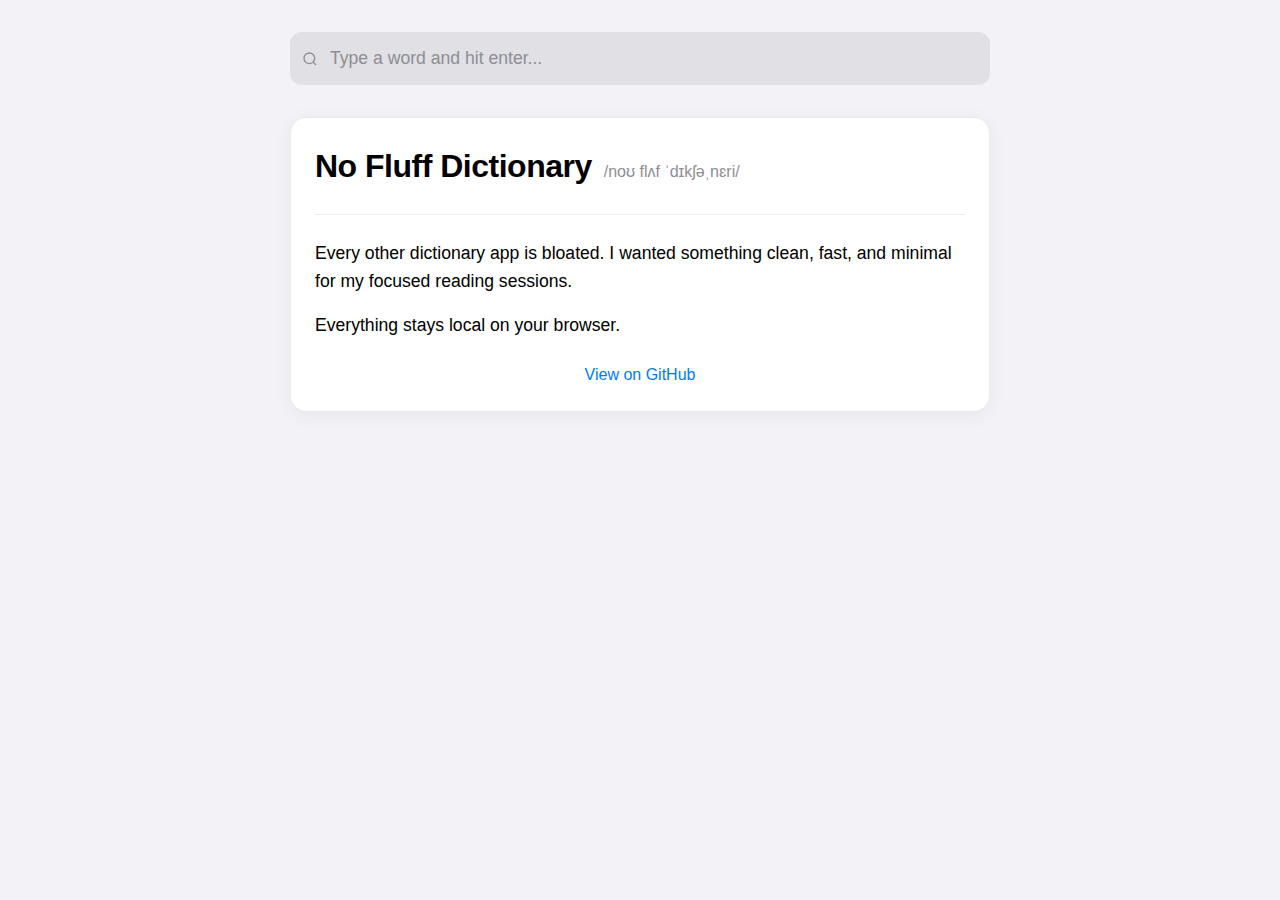
<file: index.html>
<!DOCTYPE html>
<html lang="en">

<head>
	<meta charset="UTF-8">
	<meta name="viewport" content="width=device-width, initial-scale=1.0, viewport-fit=cover">
	<title>No Fluff Dictionary</title>
	<meta name="apple-mobile-web-app-capable" content="yes">
	<meta name="apple-mobile-web-app-status-bar-style" content="default">
	<meta name="color-scheme" content="light dark">

	<!-- Favicon -->
	<link rel="icon" Add comment More actions
		href="data:image/svg+xml,<svg xmlns=%22http://www.w3.org/2000/svg%22 viewBox=%220 0 100 100%22><text y=%22.9em%22 font-size=%2290%22>🎯</text></svg>">

	<style>
		:root {
			/* Light theme colors */
			--ios-background: #f2f2f7;
			--ios-card: #ffffff;
			--ios-text: #000000;
			--ios-text-secondary: #8e8e93;
			--ios-blue: #007aff;
			--ios-red: #ff3b30;
			--ios-border: rgba(60, 60, 67, 0.1);
			--ios-shadow: rgba(0, 0, 0, 0.05);
			--ios-input-bg: rgba(142, 142, 147, 0.12);
			--ios-input-bg-focus: rgba(142, 142, 147, 0.18);
		}

		@media (prefers-color-scheme: dark) {
			:root {
				/* Dark theme colors */
				--ios-background: #000000;
				--ios-card: #1c1c1e;
				--ios-text: #ffffff;
				--ios-text-secondary: #8e8e93;
				--ios-blue: #0a84ff;
				--ios-red: #ff453a;
				--ios-border: rgba(84, 84, 88, 0.6);
				--ios-shadow: rgba(0, 0, 0, 0.3);
				--ios-input-bg: rgba(118, 118, 128, 0.24);
				--ios-input-bg-focus: rgba(118, 118, 128, 0.32);
			}
		}

		* {
			margin: 0;
			padding: 0;
			box-sizing: border-box;
			-webkit-font-smoothing: antialiased;
			-moz-osx-font-smoothing: grayscale;
		}

		body {
			font-family: -apple-system, BlinkMacSystemFont, "San Francisco", "Helvetica Neue", sans-serif;
			line-height: 1.5;
			color: var(--ios-text);
			background-color: var(--ios-background);
			padding-top: env(safe-area-inset-top);
			padding-bottom: env(safe-area-inset-bottom);
		}

		.container {
			max-width: 750px;
			margin: 0 auto;
			padding: 1.5rem 1rem;
			min-height: 100vh;
			display: flex;
			flex-direction: column;
			justify-content: center;
			align-items: center;
		}

		.search-section {
			width: 100%;
			max-width: 600px;
			text-align: center;
			margin-bottom: 1rem;
		}

		.search-form {
			display: flex;
			width: 100%;
		}

		.search-container {
			position: relative;
			width: 100%;
		}

		.search-icon {
			position: absolute;
			left: 0.75rem;
			top: 50%;
			transform: translateY(-50%);
			color: var(--ios-text-secondary);
			width: 1rem;
			height: 1rem;
		}

		.search-container input {
			width: 100%;
			padding: 1rem 0.75rem 1rem 2.5rem;
			border: none;
			border-radius: 12px;
			font-size: 1.1rem;
			background-color: var(--ios-input-bg);
			color: var(--ios-text);
			-webkit-appearance: none;
			appearance: none;
		}

		.search-container input:focus {
			outline: none;
			background-color: var(--ios-input-bg-focus);
		}

		.search-container input::placeholder {
			color: var(--ios-text-secondary);
		}

		button {
			padding: 0.75rem 1rem;
			background-color: var(--ios-blue);
			color: white;
			border: none;
			border-radius: 12px;
			font-size: 1rem;
			font-weight: 600;
			cursor: pointer;
			-webkit-appearance: none;
			appearance: none;
		}

		button:hover {
			background-color: #0056d6;
		}

		button:active {
			background-color: #004bb8;
		}

		button:disabled {
			opacity: 0.5;
			cursor: not-allowed;
		}

		.loading {
			text-align: center;
			padding: 1rem;
			color: var(--ios-text-secondary);
			font-weight: 500;
			font-size: 1rem;
			display: none;
		}

		.loading.show {
			display: block;
		}

		.error-card {
			background-color: rgba(255, 59, 48, 0.1);
			border: 1px solid rgba(255, 59, 48, 0.2);
			border-radius: 12px;
			color: var(--ios-red);
			padding: 1rem 1.25rem;
			margin-top: 1rem;
			box-shadow: 0 2px 10px var(--ios-shadow);
			width: 100%;
			max-width: 500px;
		}

		.error-actions {
			margin-top: 1rem;
			display: flex;
			justify-content: center;
		}

		.search-google-btn {
			display: inline-flex;
			align-items: center;
			gap: 0.5rem;
			padding: 0.5rem 1rem;
			background-color: var(--ios-blue);
			color: white;
			text-decoration: none;
			border-radius: 8px;
			font-size: 0.9rem;
			font-weight: 500;
			transition: background-color 0.2s ease;
		}

		.search-google-btn:hover {
			background-color: #0056d6;
		}

		.search-google-btn svg {
			width: 14px;
			height: 14px;
		}

		.welcome-container {
			margin-top: 1.5rem;
			width: 100%;
			max-width: 700px;
			align-self: flex-start;
		}

		.welcome-card {
			background-color: var(--ios-card);
			border-radius: 16px;
			padding: 1.5rem;
			margin-bottom: 1.5rem;
			box-shadow: 0 4px 20px var(--ios-shadow);
			border: 1px solid var(--ios-border);
		}

		.welcome-header {
			display: flex;
			align-items: baseline;
			gap: 0.75rem;
			margin-bottom: 1rem;
			flex-wrap: wrap;
		}

		.welcome-title {
			font-size: 2rem;
			font-weight: 700;
			letter-spacing: -0.5px;
			color: var(--ios-text);
		}

		.welcome-badge {
			display: inline-flex;
			align-items: center;
			gap: 0.25rem;
			padding: 0.25rem 0.5rem;
			background-color: var(--ios-blue);
			color: white;
			border-radius: 6px;
			font-size: 0.8rem;
			font-weight: 500;
		}

		.welcome-section {
			margin-top: 1.5rem;
			padding-top: 1.5rem;
			border-top: 1px solid var(--ios-border);
		}

		.welcome-description {
			font-size: 1.1rem;
			line-height: 1.6;
			color: var(--ios-text);
			margin-bottom: 1rem;
		}

		.welcome-features {
			margin-top: 1rem;
		}

		.feature-item {
			display: flex;
			align-items: center;
			gap: 0.5rem;
			margin-bottom: 0.75rem;
			font-size: 1rem;
			color: var(--ios-text);
		}

		.feature-item svg {
			width: 16px;
			height: 16px;
			color: var(--ios-blue);
			flex-shrink: 0;
		}

		.repo-link {
			display: inline-flex;
			align-items: center;
			gap: 0.5rem;
			color: var(--ios-blue);
			text-decoration: none;
			font-weight: 500;
		}

		.repo-link:hover {
			text-decoration: underline;
		}

		.repo-link svg {
			width: 16px;
			height: 16px;
		}

		.results-container {
			margin-top: 1.5rem;
			width: 100%;
			max-width: 700px;
			align-self: flex-start;
		}

		.word-card {
			background-color: var(--ios-card);
			border-radius: 16px;
			padding: 1.5rem;
			margin-bottom: 1.5rem;
			box-shadow: 0 4px 20px var(--ios-shadow);
			border: 1px solid var(--ios-border);
		}

		.word-header {
			display: flex;
			align-items: baseline;
			gap: 0.75rem;
			margin-bottom: 1rem;
			flex-wrap: wrap;
		}

		.word-title {
			font-size: 2rem;
			font-weight: 700;
			letter-spacing: -0.5px;
			color: var(--ios-text);
		}

		.google-search-link {
			display: inline-flex;
			align-items: center;
			gap: 0.25rem;
			padding: 0.25rem 0.5rem;
			background-color: var(--ios-input-bg);
			color: var(--ios-text-secondary);
			text-decoration: none;
			border-radius: 6px;
			font-size: 0.8rem;
			font-weight: 500;
			transition: background-color 0.2s ease, color 0.2s ease;
		}

		.google-search-link:hover {
			background-color: var(--ios-input-bg-focus);
			color: var(--ios-text);
		}

		.google-search-link svg {
			width: 12px;
			height: 12px;
		}

		.phonetic {
			font-size: 1rem;
			color: var(--ios-text-secondary);
			font-weight: 400;
		}

		.audio-container {
			margin: 1rem 0;
			display: flex;
			align-items: center;
		}

		.audio-container audio {
			display: none;
		}

		.replay-button {
			display: flex;
			align-items: center;
			gap: 0.5rem;
			padding: 0.5rem 1rem;
			background-color: var(--ios-input-bg);
			color: var(--ios-blue);
			border-radius: 20px;
			font-size: 0.9rem;
			font-weight: 500;
			box-shadow: none;
		}

		.replay-button:hover {
			background-color: var(--ios-input-bg-focus);
		}

		.replay-button.highlight {
			background-color: rgba(0, 122, 255, 0.1);
			box-shadow: 0 0 0 2px rgba(0, 122, 255, 0.2);
		}

		.meaning-section {
			margin-top: 1.5rem;
			padding-top: 1.5rem;
			border-top: 1px solid var(--ios-border);
		}

		.part-of-speech {
			font-size: 1.1rem;
			font-weight: 600;
			font-style: italic;
			margin-bottom: 0.75rem;
			color: var(--ios-blue);
		}

		.definitions-list {
			padding-left: 1.5rem;
			list-style-type: decimal;
		}

		.definition-item {
			padding-left: 0.5rem;
			margin-bottom: 1rem;
		}

		.definition {
			margin-bottom: 0.25rem;
			line-height: 1.5;
			color: var(--ios-text);
		}

		.example {
			color: var(--ios-text-secondary);
			font-style: italic;
			margin-top: 0.5rem;
			padding-left: 0.5rem;
			border-left: 2px solid var(--ios-border);
		}

		.synonyms {
			margin-top: 0.5rem;
			font-size: 0.9rem;
		}

		.synonyms .label {
			font-weight: 500;
			color: var(--ios-text);
		}

		.synonyms span:not(.label) {
			color: var(--ios-blue);
		}

		/* Vocabulary Section Styles */
		.vocabulary-section {
			width: 100%;
			max-width: 500px;
			margin-top: 0.5rem;
			margin-bottom: 1rem;
		}

		.vocabulary-toggle {
			width: 100%;
			display: flex;
			justify-content: center;
			align-items: center;
			gap: 0.5rem;
			padding: 0.5rem;
			background-color: transparent;
			color: var(--ios-blue);
			border: none;
			border-radius: 8px;
			font-size: 0.9rem;
			font-weight: 600;
			cursor: pointer;
			box-shadow: none;
		}

		.vocabulary-toggle:hover {
			background-color: rgba(0, 122, 255, 0.05);
		}

		.vocabulary-toggle.active {
			background-color: rgba(0, 122, 255, 0.1);
		}

		.toggle-icon {
			transition: transform 0.2s ease;
		}

		.vocabulary-toggle.active .toggle-icon {
			transform: rotate(180deg);
		}

		.vocabulary-list {
			margin-top: 0.5rem;
			padding: 0.75rem;
			background-color: var(--ios-card);
			border-radius: 12px;
			border: 1px solid var(--ios-border);
			box-shadow: 0 4px 12px var(--ios-shadow);
		}

		.vocabulary-list.hidden {
			display: none;
		}

		.history-list {
			display: flex;
			flex-wrap: wrap;
			gap: 0.5rem;
			justify-content: center;
			margin-bottom: 1rem;
		}

		.history-item {
			padding: 0.5rem 1rem;
			background-color: var(--ios-input-bg);
			color: var(--ios-text);
			border: none;
			border-radius: 20px;
			font-size: 0.9rem;
			cursor: pointer;
			-webkit-appearance: none;
			appearance: none;
			font-weight: 500;
			box-shadow: none;
		}

		.history-item:hover {
			background-color: var(--ios-input-bg-focus);
		}

		.history-item:active {
			background-color: var(--ios-blue);
			color: white;
		}

		.clear-history-btn {
			padding: 0.4rem 0.8rem;
			background-color: transparent;
			color: var(--ios-text-secondary);
			border: 1px solid var(--ios-border);
			border-radius: 8px;
			font-size: 0.8rem;
			cursor: pointer;
			display: block;
			margin: 0 auto;
			font-weight: 500;
			box-shadow: none;
		}

		.clear-history-btn:hover {
			background-color: var(--ios-input-bg);
			color: var(--ios-text);
		}

		/* Results state - move search to top */
		.container.has-results {
			justify-content: flex-start;
			padding-top: 2rem;
		}

		.container.has-results .search-section {
			max-width: 700px;
			margin-bottom: 0.5rem;
		}

		.container.has-results .vocabulary-section {
			max-width: 700px;
			margin-top: 0.5rem;
		}

		@media (min-width: 640px) {
			.search-form {
				flex-direction: row;
			}
		}

		@media (max-width: 640px) {
			.container {
				padding: 1rem;
			}

			.word-title {
				font-size: 1.75rem;
			}

			.search-container input {
				font-size: 1rem;
				padding: 0.875rem 0.75rem 0.875rem 2.25rem;
			}

			.history-item {
				font-size: 0.85rem;
				padding: 0.4rem 0.8rem;
			}

			.clear-history-btn {
				font-size: 0.75rem;
				padding: 0.3rem 0.6rem;
			}
		}

		/* Dark mode specific adjustments */
		@media (prefers-color-scheme: dark) {
			.error-card {
				background-color: rgba(255, 69, 58, 0.15);
				border-color: rgba(255, 69, 58, 0.3);
			}

			.word-card {
				box-shadow: 0 4px 20px rgba(0, 0, 0, 0.4);
			}

			.vocabulary-toggle:hover {
				background-color: rgba(10, 132, 255, 0.1);
			}

			.vocabulary-toggle.active {
				background-color: rgba(10, 132, 255, 0.15);
			}

			.vocabulary-list {
				box-shadow: 0 4px 12px rgba(0, 0, 0, 0.3);
			}

			.stats-content {
				box-shadow: 0 8px 40px rgba(0, 0, 0, 0.6);
			}

			.stats-close {
				background-color: rgba(118, 118, 128, 0.24);
			}

			.stats-close:hover {
				background-color: rgba(118, 118, 128, 0.32);
			}

			.stat-card {
				background-color: rgba(118, 118, 128, 0.24);
				border-color: rgba(84, 84, 88, 0.6);
			}

			.stats-action-btn {
				background-color: rgba(118, 118, 128, 0.24);
				border-color: rgba(84, 84, 88, 0.6);
			}

			.stats-action-btn:hover {
				background-color: rgba(118, 118, 128, 0.32);
			}

			.word-history-sidebar {
				box-shadow: -4px 0 20px rgba(0, 0, 0, 0.4);
			}

			.word-history-item {
				background-color: rgba(118, 118, 128, 0.24);
				border-color: rgba(84, 84, 88, 0.6);
			}

			.word-history-item:hover {
				background-color: rgba(118, 118, 128, 0.32);
			}
		}

		/* Statistics Section Styles */
		.stats-section {
			width: 100%;
			max-width: 500px;
			margin-top: 0.5rem;
			margin-bottom: 1rem;
		}

		.stats-toggle {
			width: 100%;
			display: flex;
			justify-content: center;
			align-items: center;
			gap: 0.5rem;
			padding: 0.5rem;
			background-color: transparent;
			color: var(--ios-blue);
			border: none;
			border-radius: 8px;
			font-size: 0.9rem;
			font-weight: 600;
			cursor: pointer;
			box-shadow: none;
		}

		.stats-toggle:hover {
			background-color: rgba(0, 122, 255, 0.05);
		}

		.stats-toggle.active {
			background-color: rgba(0, 122, 255, 0.1);
		}

		.stats-content {
			margin-top: 0.5rem;
			padding: 0.75rem;
			background-color: var(--ios-card);
			border-radius: 12px;
			border: 1px solid var(--ios-border);
			box-shadow: 0 4px 12px var(--ios-shadow);
		}

		.stats-content.hidden {
			display: none;
		}

		.stats-grid {
			display: grid;
			grid-template-columns: repeat(2, 1fr);
			gap: 1rem;
			margin-bottom: 1rem;
		}

		.stat-card {
			background-color: var(--ios-input-bg);
			padding: 0.75rem;
			border-radius: 8px;
			text-align: center;
		}

		.stat-value {
			font-size: 1.5rem;
			font-weight: 700;
			color: var(--ios-blue);
			margin-bottom: 0.25rem;
		}

		.stat-label {
			font-size: 0.8rem;
			color: var(--ios-text-secondary);
		}

		.monthly-stats {
			margin-top: 1rem;
		}

		.monthly-stats h4 {
			font-size: 0.9rem;
			margin-bottom: 0.5rem;
			color: var(--ios-text);
		}

		.monthly-bar {
			height: 8px;
			background-color: var(--ios-input-bg);
			border-radius: 4px;
			margin-bottom: 0.5rem;
			overflow: hidden;
		}

		.monthly-bar-fill {
			height: 100%;
			background-color: var(--ios-blue);
			border-radius: 4px;
			transition: width 0.3s ease;
		}

		.monthly-label {
			display: flex;
			justify-content: space-between;
			font-size: 0.8rem;
			color: var(--ios-text-secondary);
		}

		.flashcard-btn {
			width: 100%;
			margin-top: 1rem;
			padding: 0.75rem;
			background-color: var(--ios-blue);
			color: white;
			border: none;
			border-radius: 8px;
			font-size: 0.9rem;
			font-weight: 600;
			cursor: pointer;
			display: flex;
			justify-content: center;
			align-items: center;
			gap: 0.5rem;
		}

		.flashcard-btn:hover {
			background-color: #0056d6;
		}

		.flashcard-modal {
			position: fixed;
			top: 0;
			left: 0;
			right: 0;
			bottom: 0;
			background-color: rgba(0, 0, 0, 0.5);
			backdrop-filter: blur(10px);
			-webkit-backdrop-filter: blur(10px);
			display: flex;
			flex-direction: column;
			justify-content: center;
			align-items: center;
			z-index: 1000;
			opacity: 0;
			visibility: hidden;
			transition: opacity 0.3s ease, visibility 0.3s ease, backdrop-filter 0.3s ease;
			padding: 2rem;
		}

		.flashcard-modal.show {
			opacity: 1;
			visibility: visible;
		}

		.flashcard-content {
			background-color: var(--ios-card);
			padding: 2rem;
			border-radius: 16px;
			width: 90%;
			max-width: 500px;
			min-height: 300px;
			display: flex;
			flex-direction: column;
			justify-content: center;
			text-align: center;
			box-shadow: 0 4px 20px var(--ios-shadow);
			position: relative;
			margin-bottom: 1.5rem;
		}

		.flashcard-word {
			font-size: 2rem;
			font-weight: 700;
			margin-bottom: 1rem;
			color: var(--ios-text);
		}

		.flashcard-phonetic {
			font-size: 1rem;
			color: var(--ios-text-secondary);
			margin-bottom: 1.5rem;
		}

		.flashcard-reveal-hint {
			font-size: 0.9rem;
			color: var(--ios-text-secondary);
			font-style: italic;
			margin-bottom: 1rem;
			text-align: center;
		}

		.flashcard-definition {
			font-size: 1.1rem;
			line-height: 1.5;
			color: var(--ios-text);
			margin-bottom: 1.5rem;
			opacity: 0;
			transition: opacity 0.3s ease;
		}

		.flashcard-content:hover .flashcard-definition {
			opacity: 1;
		}

		.flashcard-error {
			color: var(--ios-red);
			font-style: italic;
			margin-bottom: 1rem;
		}

		.flashcard-google-btn {
			display: inline-flex;
			align-items: center;
			gap: 0.5rem;
			padding: 0.5rem 1rem;
			background-color: var(--ios-blue);
			color: white;
			text-decoration: none;
			border-radius: 8px;
			font-size: 0.9rem;
			font-weight: 500;
			margin-bottom: 1rem;
		}

		.flashcard-google-btn:hover {
			background-color: #0056d6;
		}

		.flashcard-nav {
			display: flex;
			justify-content: space-between;
			align-items: center;
			gap: 1rem;
			width: 90%;
			max-width: 500px;
		}

		.flashcard-nav button {
			padding: 1rem 2rem;
			background-color: var(--ios-blue);
			color: white;
			border: none;
			border-radius: 12px;
			font-size: 1rem;
			font-weight: 600;
			cursor: pointer;
			min-width: 120px;
			box-shadow: 0 2px 8px rgba(0, 122, 255, 0.2);
			transition: all 0.2s ease;
		}

		.flashcard-nav button:hover:not(:disabled) {
			background-color: #0056d6;
			transform: translateY(-1px);
			box-shadow: 0 4px 12px rgba(0, 122, 255, 0.3);
		}

		.flashcard-nav button:active:not(:disabled) {
			transform: translateY(0);
			box-shadow: 0 2px 8px rgba(0, 122, 255, 0.2);
		}

		.flashcard-nav button:disabled {
			background-color: var(--ios-input-bg);
			color: var(--ios-text-secondary);
			opacity: 0.6;
			cursor: not-allowed;
			box-shadow: none;
			transform: none;
		}

		.flashcard-close {
			position: absolute;
			top: 1rem;
			right: 1rem;
			background: none;
			border: none;
			color: var(--ios-text);
			font-size: 1.5rem;
			cursor: pointer;
			padding: 0.5rem;
		}

		.flashcard-counter {
			position: absolute;
			top: 1rem;
			left: 1rem;
			background-color: var(--ios-input-bg);
			color: var(--ios-text-secondary);
			padding: 0.25rem 0.75rem;
			border-radius: 20px;
			font-size: 0.8rem;
			font-weight: 500;
		}

		.stats-actions {
			display: flex;
			flex-direction: column;
			gap: 0.75rem;
			margin-top: 1rem;
		}

		.stats-action-btn {
			padding: 1rem;
			border: none;
			border-radius: 12px;
			font-size: 1rem;
			font-weight: 600;
			cursor: pointer;
			display: flex;
			align-items: center;
			justify-content: center;
			gap: 0.5rem;
			text-decoration: none;
			transition: all 0.2s ease;
			background-color: var(--ios-input-bg);
			color: var(--ios-text);
			border: 1px solid var(--ios-border);
			min-height: 52px;
		}

		.stats-action-btn:hover {
			background-color: var(--ios-input-bg-focus);
		}

		.stats-action-btn:active {
			background-color: var(--ios-blue);
			color: white;
			transform: scale(0.98);
		}

		.flashcard-btn {
			background-color: var(--ios-blue);
			color: white;
			border-color: var(--ios-blue);
		}

		.flashcard-btn:hover {
			background-color: #0056d6;
			border-color: #0056d6;
		}

		.export-csv-btn {
			background-color: #34c759;
			color: white;
			border-color: #34c759;
		}

		.export-csv-btn:hover {
			background-color: #28a745;
			border-color: #28a745;
		}

		.reset-stats-btn {
			background-color: var(--ios-red);
			color: white;
			border-color: var(--ios-red);
		}

		.reset-stats-btn:hover {
			background-color: #cc2e24;
			border-color: #cc2e24;
		}

		@media (max-width: 640px) {
			.sidebar {
				bottom: 10px;
				right: 10px;
			}

			.stats-modal {
				padding: 0.5rem;
			}

			.stats-content {
				padding: 1.5rem;
				border-radius: 16px;
				max-height: 90vh;
			}

			.stats-title {
				font-size: 1.75rem;
				margin-bottom: 1.5rem;
			}

			.stats-close {
				top: 1rem;
				right: 1rem;
			}

			.stats-grid {
				grid-template-columns: 1fr;
				gap: 0.75rem;
				margin-bottom: 1.5rem;
			}

			.stat-card {
				padding: 1.25rem 1rem;
			}

			.stat-value {
				font-size: 1.75rem;
			}

			.stats-action-btn {
				padding: 0.875rem 1rem;
				font-size: 0.95rem;
				min-height: 48px;
			}

			/* Hide word history sidebar on mobile */
			.word-history-sidebar {
				display: none !important;
			}
		}

		/* Word History Sidebar */
		.word-history-sidebar {
			position: fixed;
			top: 0;
			right: 0;
			width: 250px;
			height: 100vh;
			background-color: var(--ios-card);
			border-left: 1px solid var(--ios-border);
			box-shadow: -4px 0 20px var(--ios-shadow);
			padding: 2rem 1rem 1rem;
			opacity: 0.3;
			transition: opacity 0.3s ease;
			z-index: 50;
			overflow-y: auto;
			display: none;
		}

		.word-history-sidebar:hover {
			opacity: 1;
		}

		.word-history-sidebar.show {
			display: block;
		}

		.word-history-title {
			font-size: 1.1rem;
			font-weight: 600;
			color: var(--ios-text);
			margin-bottom: 1rem;
			text-align: center;
			opacity: 0.7;
		}

		.word-history-list {
			display: flex;
			flex-direction: column;
			gap: 0.5rem;
		}

		.word-history-item {
			padding: 0.75rem;
			background-color: var(--ios-input-bg);
			border: 1px solid var(--ios-border);
			border-radius: 12px;
			font-size: 0.9rem;
			cursor: pointer;
			transition: all 0.2s ease;
			text-align: center;
			opacity: 0.8;
		}

		.word-history-item:hover {
			background-color: var(--ios-input-bg-focus);
			opacity: 1;
			transform: translateX(-2px);
		}

		.word-history-item:active {
			background-color: var(--ios-blue);
			color: white;
		}

		.word-history-toggle-section {
			border-top: 1px solid var(--ios-border);
			padding-top: 1.5rem;
			margin-top: 1.5rem;
		}

		.word-history-toggle-container {
			display: flex;
			align-items: center;
			justify-content: space-between;
			margin-bottom: 1rem;
		}

		.word-history-toggle-label {
			font-size: 1rem;
			font-weight: 500;
			color: var(--ios-text);
		}

		.word-history-toggle {
			position: relative;
			width: 50px;
			height: 30px;
			background-color: var(--ios-input-bg);
			border-radius: 15px;
			border: none;
			cursor: pointer;
			transition: background-color 0.3s ease;
		}

		.word-history-toggle.active {
			background-color: var(--ios-blue);
		}

		.word-history-toggle::after {
			content: '';
			position: absolute;
			top: 2px;
			left: 2px;
			width: 26px;
			height: 26px;
			background-color: white;
			border-radius: 50%;
			transition: transform 0.3s ease;
			box-shadow: 0 2px 4px rgba(0, 0, 0, 0.1);
		}

		.word-history-toggle.active::after {
			transform: translateX(20px);
		}

		.word-history-description {
			font-size: 0.85rem;
			color: var(--ios-text-secondary);
			line-height: 1.4;
		}

		/* Sidebar Styles */
		.sidebar {
			position: fixed;
			bottom: 20px;
			right: 20px;
			z-index: 100;
		}

		/* Ensure sidebar doesn't interfere with content */
		.container.history-enabled {
			/* No padding adjustment - let sidebar overlay */
		}

		.sidebar-tab {
			background-color: rgba(142, 142, 147, 0.2);
			color: var(--ios-text-secondary);
			padding: 0.5rem;
			border-radius: 50%;
			display: flex;
			align-items: center;
			justify-content: center;
			cursor: pointer;
			box-shadow: 0 1px 3px rgba(0, 0, 0, 0.1);
			width: 40px;
			height: 40px;
			border: 1px solid var(--ios-border);
			transition: background-color 0.2s ease, color 0.2s ease;
		}

		.sidebar-tab:hover {
			background-color: rgba(142, 142, 147, 0.3);
			color: var(--ios-text);
		}

		.sidebar-tab svg {
			width: 16px;
			height: 16px;
		}

		/* Stats Modal */
		.stats-modal {
			position: fixed;
			top: 0;
			left: 0;
			right: 0;
			bottom: 0;
			background-color: rgba(0, 0, 0, 0.5);
			backdrop-filter: blur(10px);
			-webkit-backdrop-filter: blur(10px);
			display: flex;
			justify-content: center;
			align-items: center;
			z-index: 1000;
			opacity: 0;
			visibility: hidden;
			transition: opacity 0.3s ease, visibility 0.3s ease, backdrop-filter 0.3s ease;
			padding: 1rem;
		}

		.stats-modal.show {
			opacity: 1;
			visibility: visible;
		}

		.stats-content {
			background-color: var(--ios-card);
			border-radius: 20px;
			border: 1px solid var(--ios-border);
			box-shadow: 0 8px 40px var(--ios-shadow);
			padding: 2rem;
			width: 100%;
			max-width: 500px;
			max-height: 85vh;
			overflow-y: auto;
			position: relative;
		}

		.stats-close {
			position: absolute;
			top: 1.25rem;
			right: 1.25rem;
			background-color: rgba(142, 142, 147, 0.12);
			border: none;
			color: var(--ios-text-secondary);
			font-size: 1.2rem;
			cursor: pointer;
			padding: 0.5rem;
			border-radius: 50%;
			width: 32px;
			height: 32px;
			display: flex;
			align-items: center;
			justify-content: center;
			transition: background-color 0.2s ease, color 0.2s ease;
		}

		.stats-close:hover {
			background-color: rgba(142, 142, 147, 0.18);
			color: var(--ios-text);
		}

		.stats-title {
			font-size: 2rem;
			font-weight: 700;
			letter-spacing: -0.5px;
			color: var(--ios-text);
			margin-bottom: 2rem;
			text-align: center;
		}

		.stats-grid {
			display: grid;
			grid-template-columns: repeat(2, 1fr);
			gap: 1rem;
			margin-bottom: 2rem;
		}

		.stat-card {
			background-color: var(--ios-input-bg);
			padding: 1.5rem 1rem;
			border-radius: 16px;
			text-align: center;
			border: 1px solid var(--ios-border);
		}

		.stat-value {
			font-size: 2rem;
			font-weight: 700;
			color: var(--ios-blue);
			margin-bottom: 0.5rem;
		}

		.stat-label {
			font-size: 0.9rem;
			color: var(--ios-text-secondary);
			font-weight: 500;
		}

		@media (prefers-color-scheme: dark) {
			.sidebar-tab {
				background-color: rgba(118, 118, 128, 0.24);
			}

			.sidebar-tab:hover {
				background-color: rgba(118, 118, 128, 0.32);
			}
		}
	</style>
</head>

<body>
	<main class="container" id="main-container">
		<div class="search-section">
			<form class="search-form" id="search-form">
				<div class="search-container">
					<svg class="search-icon" width="16" height="16" viewBox="0 0 24 24" fill="none"
						stroke="currentColor" stroke-width="2">
						<circle cx="11" cy="11" r="8"></circle>
						<path d="m21 21-4.35-4.35"></path>
					</svg>
					<input type="text" name="word" id="word-input"
						placeholder="Type a word and hit enter..." autofocus required>
				</div>
			</form>

			<div id="loading" class="loading">
				Searching...
			</div>
		</div>

		<div id="sidebar" class="sidebar">
			<div id="sidebar-tab" class="sidebar-tab">
				<svg width="16" height="16" viewBox="0 0 24 24" fill="none" stroke="currentColor" stroke-width="2">
					<path d="M12 20V10"></path>
					<path d="M18 20V4"></path>
					<path d="M6 20v-4"></path>
				</svg>
			</div>
		</div>

		<div id="word-history-sidebar" class="word-history-sidebar">
			<div class="word-history-title">Search History</div>
			<div id="word-history-list" class="word-history-list">
				<!-- History items will be dynamically added here -->
			</div>
		</div>

		<div id="stats-modal" class="stats-modal">
			<div class="stats-content">
				<button class="stats-close" id="stats-close">&times;</button>
				<h2 class="stats-title">Statistics</h2>
				<div class="stats-grid">
					<div class="stat-card">
						<div class="stat-value" id="total-words">0</div>
						<div class="stat-label">Total Words Learned</div>
					</div>
					<div class="stat-card">
						<div class="stat-value" id="today-words">0</div>
						<div class="stat-label">Words Learned Today</div>
					</div>
				</div>
				<div class="word-history-toggle-section">
					<div class="word-history-toggle-container">
						<label class="word-history-toggle-label">Word History</label>
						<button id="word-history-toggle" class="word-history-toggle"></button>
					</div>
					<p class="word-history-description">
						Show a sidebar with your search history on the right side of the screen. History appears greyed out until you hover over it.
					</p>
				</div>
				<div class="stats-actions">
					<button id="flashcard-btn" class="stats-action-btn flashcard-btn">
						<svg width="16" height="16" viewBox="0 0 24 24" fill="none" stroke="currentColor" stroke-width="2">
							<rect x="3" y="3" width="18" height="18" rx="2" ry="2"></rect>
							<line x1="3" y1="9" x2="21" y2="9"></line>
							<line x1="9" y1="21" x2="9" y2="9"></line>
						</svg>
						Start Flashcards
					</button>
					<button id="export-csv-btn" class="stats-action-btn export-csv-btn">
						<svg width="16" height="16" viewBox="0 0 24 24" fill="none" stroke="currentColor" stroke-width="2">
							<path d="M21 15v4a2 2 0 0 1-2 2H5a2 2 0 0 1-2-2v-4"></path>
							<polyline points="7,10 12,15 17,10"></polyline>
							<line x1="12" y1="15" x2="12" y2="3"></line>
						</svg>
						Export CSV
					</button>
					<button id="view-words-btn" class="stats-action-btn view-words-btn">
						<svg width="16" height="16" viewBox="0 0 24 24" fill="none" stroke="currentColor" stroke-width="2">
							<path d="M18 13v6a2 2 0 0 1-2 2H5a2 2 0 0 1-2-2V8a2 2 0 0 1 2-2h6"></path>
							<polyline points="15,3 21,3 21,9"></polyline>
							<line x1="10" y1="14" x2="21" y2="3"></line>
						</svg>
						View Words
					</button>
					<button id="reset-stats-btn" class="stats-action-btn reset-stats-btn">
						Reset Stats
					</button>
				</div>
			</div>
		</div>

		<div id="flashcard-modal" class="flashcard-modal">
			<div class="flashcard-content">
				<div class="flashcard-counter" id="flashcard-counter">1 / 1</div>
				<button class="flashcard-close">&times;</button>
				<div class="flashcard-word" id="flashcard-word"></div>
				<div class="flashcard-phonetic" id="flashcard-phonetic"></div>
				<div class="flashcard-reveal-hint">Hover to reveal definition</div>
				<div class="flashcard-definition" id="flashcard-definition"></div>
				<div id="flashcard-google-container" style="text-align: center; display: none;">
					<div class="flashcard-error">Word not found in dictionary</div>
					<a id="flashcard-google-link" href="#" target="_blank" class="flashcard-google-btn">
						<svg width="14" height="14" viewBox="0 0 24 24" fill="none" stroke="currentColor" stroke-width="2">
							<path d="M18 13v6a2 2 0 0 1-2 2H5a2 2 0 0 1-2-2V8a2 2 0 0 1 2-2h6"></path>
							<polyline points="15,3 21,3 21,9"></polyline>
							<line x1="10" y1="14" x2="21" y2="3"></line>
						</svg>
						Search on Google
					</a>
				</div>
			</div>
			<div class="flashcard-nav">
				<button id="prev-card">Previous</button>
				<button id="next-card">Next</button>
			</div>
		</div>

		<div id="results">
			<!-- Results will be loaded here -->
		</div>
	</main>

	<script>
		// Dictionary App Class
		class DictionaryApp {
			constructor() {
				this.stats = {
					totalWords: 0,
					todayWords: 0,
					lastSearchDate: null,
					monthlyStats: {},
					dailyStats: {}
				};
				this.lastSearchedWord = null;
				this.wordHistoryEnabled = false;
				this.init();
			}

			init() {
				this.setupEventListeners();
				this.loadHistory();
				this.loadStats();
				this.loadWordHistorySettings();
				this.showWelcomeIfFirstVisit();
				this.focusInput();
				this.updateStatsDisplay();
				this.updateWordHistorySidebar();
			}

			setupEventListeners() {
				// Search form submission
				document.getElementById('search-form').addEventListener('submit', (e) => {
					e.preventDefault();
					this.handleSearch();
				});

				// Stats modal toggle
				document.getElementById('sidebar-tab').addEventListener('click', () => {
					this.toggleStatsModal();
				});

				// Stats modal close
				document.getElementById('stats-close').addEventListener('click', () => {
					this.closeStatsModal();
				});

				// Clear history button
				document.getElementById('reset-stats-btn').addEventListener('click', () => {
					this.resetAllStats();
				});

				// Flashcard event listeners
				document.getElementById('flashcard-btn').addEventListener('click', () => {
					this.startFlashcards();
				});

				// Export CSV event listener
				document.getElementById('export-csv-btn').addEventListener('click', () => {
					this.exportWordsToCSV();
				});

				// View words event listener
				document.getElementById('view-words-btn').addEventListener('click', () => {
					this.viewWordsInNewTab();
				});

				// Word history toggle event listener
				document.getElementById('word-history-toggle').addEventListener('click', () => {
					this.toggleWordHistory();
				});

				document.querySelector('.flashcard-close').addEventListener('click', () => {
					this.closeFlashcards();
				});

				document.getElementById('prev-card').addEventListener('click', () => {
					this.showPreviousCard();
				});

				document.getElementById('next-card').addEventListener('click', () => {
					this.showNextCard();
				});

				// Click outside modals to close
				document.addEventListener('click', (event) => {
					const statsModal = document.getElementById('stats-modal');
					const flashcardModal = document.getElementById('flashcard-modal');
					
					if (event.target === statsModal) {
						this.closeStatsModal();
					}
					
					if (event.target === flashcardModal) {
						this.closeFlashcards();
					}
				});

				// Keyboard shortcuts
				document.addEventListener('keydown', (event) => {
					if (event.altKey && event.key === 'f') {
						this.startFlashcards();
					}
					
					// Close modals with Escape key
					if (event.key === 'Escape') {
						const statsModal = document.getElementById('stats-modal');
						const flashcardModal = document.getElementById('flashcard-modal');
						
						if (statsModal && statsModal.classList.contains('show')) {
							this.closeStatsModal();
						} else if (flashcardModal && flashcardModal.classList.contains('show')) {
							this.closeFlashcards();
						}
					}

					// Flashcard navigation with arrow keys
					const flashcardModal = document.getElementById('flashcard-modal');
					if (flashcardModal && flashcardModal.classList.contains('show')) {
						if (event.key === 'ArrowLeft') {
							event.preventDefault();
							this.showPreviousCard();
						} else if (event.key === 'ArrowRight') {
							event.preventDefault();
							this.showNextCard();
						}
					}
				});

				// Focus textbox when returning to tab
				window.addEventListener('focus', () => {
					// Only focus if no modal is open
					const statsModal = document.getElementById('stats-modal');
					const flashcardModal = document.getElementById('flashcard-modal');
					
					if ((!statsModal || !statsModal.classList.contains('show')) && 
						(!flashcardModal || !flashcardModal.classList.contains('show'))) {
						this.focusInput();
					}
				});

				// Event delegation for history items
				document.addEventListener('click', (event) => {
					if (event.target.classList.contains('history-item')) {
						const word = event.target.textContent;
						this.searchWord(word);
					}
					if (event.target.classList.contains('word-history-item')) {
						const word = event.target.textContent;
						this.searchWord(word);
					}
				});
			}

			focusInput() {
				const wordInput = document.getElementById('word-input');
				if (wordInput) {
					wordInput.focus();
				}
			}

			async handleSearch() {
				const wordInput = document.getElementById('word-input');
				const query = wordInput.value.trim();

				if (!query) {
					this.showError('Please enter a word');
					return;
				}

				this.showLoading(true);
				this.lastSearchedWord = query;
				this.addToHistory(query);
				this.updateStats(query);

				try {
					const results = await this.fetchDefinition(query);
					this.displayResults(results, query);
					this.updateLayout();
				} catch (error) {
					// Show a simple message for word not found (Google search already opened)
					if (error.message.includes('not found in dictionary')) {
						this.showError(error.message);
					} else {
						this.showError(error.message);
					}
				} finally {
					this.showLoading(false);
					wordInput.value = '';
					this.focusInput();
				}
			}

			async fetchDefinition(word) {
				const apiURL = `https://api.dictionaryapi.dev/api/v2/entries/en/${encodeURIComponent(word)}`;

				try {
					console.log('Fetching definition for:', word);
					const response = await fetch(apiURL);
					console.log('API Response status:', response.status);

					if (response.status === 404) {
						// Word not found - automatically redirect to Google search
						const googleSearchUrl = `https://www.google.com/search?q=${encodeURIComponent(word + ' meaning definition')}`;
						window.open(googleSearchUrl, '_blank');
						throw new Error(`Word "${word}" not found in dictionary. Opened Google search in new tab.`);
					}

					if (!response.ok) {
						throw new Error(`Failed to fetch dictionary data: ${response.status} ${response.statusText}`);
					}

					const data = await response.json();
					console.log('API Response data:', data);
					return data;
				} catch (error) {
					console.error('Error fetching definition:', error);
					if (error.message.includes('fetch')) {
						throw new Error('Network error. Please check your internet connection.');
					}
					throw error;
				}
			}

			async fetchDefinitionForFlashcard(word) {
				const apiURL = `https://api.dictionaryapi.dev/api/v2/entries/en/${encodeURIComponent(word)}`;

				try {
					console.log('Fetching definition for flashcard:', word);
					const response = await fetch(apiURL);
					console.log('API Response status:', response.status);

					if (response.status === 404) {
						// For flashcards, just return null instead of opening Google
						return null;
					}

					if (!response.ok) {
						throw new Error(`Failed to fetch dictionary data: ${response.status} ${response.statusText}`);
					}

					const data = await response.json();
					console.log('API Response data:', data);
					return data;
				} catch (error) {
					console.error('Error fetching definition for flashcard:', error);
					return null;
				}
			}

			displayResults(results, query) {
				const resultsContainer = document.getElementById('results');
				console.log('Displaying results for:', query, results);

				if (!results || results.length === 0) {
					this.showError('No results found');
					return;
				}

				try {
					const entry = results[0];
					let html = '<div class="results-container">';
					html += '<div class="word-card">';
					html += '<div class="word-header">';
					html += `<h2 class="word-title">${entry.word}</h2>`;
					
					// Add Google search link
					const googleSearchUrl = `https://www.google.com/search?q=${encodeURIComponent(entry.word + ' meaning')}`;
					html += `<a href="${googleSearchUrl}" target="_blank" class="google-search-link">`;
					html += '<svg width="12" height="12" viewBox="0 0 24 24" fill="none" stroke="currentColor" stroke-width="2">';
					html += '<path d="M18 13v6a2 2 0 0 1-2 2H5a2 2 0 0 1-2-2V8a2 2 0 0 1 2-2h6"></path>';
					html += '<polyline points="15,3 21,3 21,9"></polyline>';
					html += '<line x1="10" y1="14" x2="21" y2="3"></line>';
					html += '</svg>';
					html += 'Google';
					html += '</a>';

					if (entry.phonetic) {
						html += `<span class="phonetic">${entry.phonetic}</span>`;
					}

					html += '</div>';

					// Audio pronunciation
					const audioUrl = this.findAudioUrl(entry.phonetics);
					if (audioUrl) {
						html += '<div class="audio-container">';
						html += `<audio id="pronunciation-audio" src="${audioUrl}" preload="auto"></audio>`;
						html += '<button id="replay-pronunciation" class="replay-button">';
						html += '<svg width="16" height="16" viewBox="0 0 24 24" fill="none" stroke="currentColor" stroke-width="2">';
						html += '<polygon points="5 3 19 12 5 21 5 3"></polygon>';
						html += '</svg>';
						html += 'Play pronunciation';
						html += '</button>';
						html += '</div>';
					}

					// Meanings
					if (entry.meanings && entry.meanings.length > 0) {
						entry.meanings.forEach(meaning => {
							html += '<div class="meaning-section">';
							html += `<h3 class="part-of-speech">${meaning.partOfSpeech}</h3>`;

							if (meaning.definitions && meaning.definitions.length > 0) {
								html += '<ol class="definitions-list">';
								meaning.definitions.forEach(def => {
									html += '<li class="definition-item">';
									html += `<p class="definition">${def.definition}</p>`;

									if (def.example) {
										html += `<p class="example">"${def.example}"</p>`;
									}

									if (def.synonyms && def.synonyms.length > 0) {
										html += '<div class="synonyms">';
										html += '<span class="label">Synonyms: </span>';
										html += `<span>${def.synonyms.join(', ')}</span>`;
										html += '</div>';
									}

									html += '</li>';
								});
								html += '</ol>';
							} else {
								html += '<p class="definition">No definitions found.</p>';
							}

							html += '</div>';
						});
					} else {
						html += '<p class="definition">No definitions found.</p>';
					}

					html += '</div>';
					html += '</div>';

					resultsContainer.innerHTML = html;
					console.log('Results displayed successfully');

					// Auto-play pronunciation
					if (audioUrl) {
						setTimeout(() => {
							const audio = document.getElementById('pronunciation-audio');
							if (audio) {
								audio.play().catch(error => {
									console.log('Autoplay prevented by browser policy.');
									const replayButton = document.getElementById('replay-pronunciation');
									if (replayButton) {
										replayButton.classList.add('highlight');
									}
								});
							}
						}, 100);

						// Setup replay button
						const replayButton = document.getElementById('replay-pronunciation');
						if (replayButton) {
							replayButton.addEventListener('click', () => {
								const audio = document.getElementById('pronunciation-audio');
								if (audio) {
									audio.play();
								}
							});
						}
					}
				} catch (error) {
					console.error('Error displaying results:', error);
					this.showError('Error displaying results. Please try again.');
				}
			}

			findAudioUrl(phonetics) {
				if (!phonetics) return null;

				for (const phonetic of phonetics) {
					if (phonetic.audio) {
						return phonetic.audio;
					}
				}
				return null;
			}

			showError(message, searchWord = null) {
				console.error('Error:', message);
				const resultsContainer = document.getElementById('results');
				
				let html = `<div class="error-card">${message}`;
				
				// Add Google search option if it's a "word not found" error and we have a search word
				if (message.includes('Word not found') && searchWord) {
					const googleSearchUrl = `https://www.google.com/search?q=${encodeURIComponent(searchWord + ' meaning definition')}`;
					html += '<div class="error-actions">';
					html += `<a href="${googleSearchUrl}" target="_blank" class="search-google-btn">`;
					html += '<svg width="14" height="14" viewBox="0 0 24 24" fill="none" stroke="currentColor" stroke-width="2">';
					html += '<path d="M18 13v6a2 2 0 0 1-2 2H5a2 2 0 0 1-2-2V8a2 2 0 0 1 2-2h6"></path>';
					html += '<polyline points="15,3 21,3 21,9"></polyline>';
					html += '<line x1="10" y1="14" x2="21" y2="3"></line>';
					html += '</svg>';
					html += 'Search on Google';
					html += '</a>';
					html += '</div>';
				}
				
				html += '</div>';
				resultsContainer.innerHTML = html;
			}

			showLoading(show) {
				const loading = document.getElementById('loading');
				if (show) {
					loading.classList.add('show');
					console.log('Loading started');
				} else {
					loading.classList.remove('show');
					console.log('Loading finished');
				}
			}

			updateLayout() {
				const container = document.getElementById('main-container');
				const results = document.getElementById('results');

				if (results && results.innerHTML.trim()) {
					container.classList.add('has-results');
					this.updateHistoryDisplay();
				}
			}

			searchWord(word) {
				const wordInput = document.getElementById('word-input');
				if (wordInput) {
					wordInput.value = word;
					this.handleSearch();
				}
			}

			// History Management
			getHistory() {
				try {
					const history = localStorage.getItem('dictionary-history');
					return history ? JSON.parse(history) : [];
				} catch (error) {
					console.error('Error loading history:', error);
					return [];
				}
			}

			saveHistory(history) {
				try {
					localStorage.setItem('dictionary-history', JSON.stringify(history));
				} catch (error) {
					console.error('Error saving history:', error);
				}
			}

			addToHistory(word) {
				let history = this.getHistory();

				// Remove if already exists (to avoid duplicates)
				history = history.filter(w => w.toLowerCase() !== word.toLowerCase());

				// Add to beginning
				history.unshift(word);

				// Keep only last 10 searches
				if (history.length > 10) {
					history = history.slice(0, 10);
				}

				this.saveHistory(history);
				this.updateHistoryDisplay();
			}

			loadHistory() {
				this.updateHistoryDisplay();
			}

			updateHistoryDisplay() {
				const history = this.getHistory();
				const sidebar = document.getElementById('sidebar');

				if (history.length > 0 || this.stats.totalWords > 0) {
					sidebar.style.display = 'block';
				} else {
					sidebar.style.display = 'none';
				}

				// Update word history sidebar
				this.updateWordHistorySidebar();
			}

			clearHistory() {
				this.saveHistory([]);
				this.updateHistoryDisplay();
			}

			// Stats Management
			loadStats() {
				try {
					const savedStats = localStorage.getItem('dictionary-stats');
					if (savedStats) {
						this.stats = JSON.parse(savedStats);
					}
				} catch (error) {
					console.error('Error loading stats:', error);
				}
			}

			saveStats() {
				try {
					localStorage.setItem('dictionary-stats', JSON.stringify(this.stats));
				} catch (error) {
					console.error('Error saving stats:', error);
				}
			}

			updateStats(word) {
				const today = new Date().toISOString().split('T')[0];
				const month = today.substring(0, 7);

				// Update total words
				this.stats.totalWords++;

				// Update daily stats
				if (!this.stats.dailyStats[today]) {
					this.stats.dailyStats[today] = [];
				}
				this.stats.dailyStats[today].push(word);

				// Update monthly stats
				if (!this.stats.monthlyStats[month]) {
					this.stats.monthlyStats[month] = 0;
				}
				this.stats.monthlyStats[month]++;

				this.stats.lastSearchDate = today;
				this.stats.todayWords = this.stats.dailyStats[today].length;

				this.saveStats();
				this.updateStatsDisplay();
			}

			updateStatsDisplay() {
				try {
					// Update stats values
					document.getElementById('total-words').textContent = this.stats.totalWords || 0;
					document.getElementById('today-words').textContent = this.stats.todayWords || 0;

					// Show/hide sidebar based on whether there are any stats or history
					const sidebar = document.getElementById('sidebar');
					const hasStats = this.stats.totalWords > 0;
					const hasHistory = this.getHistory().length > 0;
					
					if (hasStats || hasHistory) {
						sidebar.style.display = 'block';
					} else {
						sidebar.style.display = 'none';
					}
				} catch (error) {
					console.error('Error updating stats display:', error);
				}
			}

			updateMonthlyChart() {
				// Monthly chart functionality removed
			}

			// Flashcard functionality
			startFlashcards() {
				const history = this.getHistory();
				if (history.length === 0) {
					alert('No words in history to create flashcards');
					return;
				}

				this.flashcardWords = [...history];
				this.currentCardIndex = 0;
				this.flashcardDefinitions = {}; // Cache definitions
				this.preloadFlashcardDefinitions();
				this.showCurrentCard();
				document.getElementById('flashcard-modal').classList.add('show');
			}

			closeFlashcards() {
				document.getElementById('flashcard-modal').classList.remove('show');
				this.flashcardWords = null;
				this.flashcardDefinitions = {};
				this.currentCardIndex = 0;
			}

			async preloadFlashcardDefinitions() {
				// Preload definitions for better performance
				const promises = this.flashcardWords.map(async (word) => {
					if (!this.flashcardDefinitions[word]) {
						try {
							const results = await this.fetchDefinitionForFlashcard(word);
							if (results && results.length > 0) {
								this.flashcardDefinitions[word] = results[0];
							}
						} catch (error) {
							console.error(`Error preloading definition for ${word}:`, error);
						}
					}
				});

				await Promise.all(promises);
			}

			showCurrentCard() {
				if (!this.flashcardWords || this.currentCardIndex >= this.flashcardWords.length) return;

				const word = this.flashcardWords[this.currentCardIndex];
				const entry = this.flashcardDefinitions[word];
				const googleContainer = document.getElementById('flashcard-google-container');
				const googleLink = document.getElementById('flashcard-google-link');

				// Update navigation button states and counter
				const prevButton = document.getElementById('prev-card');
				const nextButton = document.getElementById('next-card');
				const counter = document.getElementById('flashcard-counter');
				
				prevButton.disabled = this.currentCardIndex === 0;
				nextButton.disabled = this.currentCardIndex === this.flashcardWords.length - 1;
				counter.textContent = `${this.currentCardIndex + 1} / ${this.flashcardWords.length}`;

				if (entry) {
					document.getElementById('flashcard-word').textContent = entry.word;
					document.getElementById('flashcard-phonetic').textContent = entry.phonetic || '';
					document.getElementById('flashcard-definition').textContent = 
						entry.meanings[0]?.definitions[0]?.definition || 'No definition available';
					googleContainer.style.display = 'none';
				} else {
					// Show word and loading state
					document.getElementById('flashcard-word').textContent = word;
					document.getElementById('flashcard-phonetic').textContent = '';
					document.getElementById('flashcard-definition').textContent = 'Loading definition...';
					googleContainer.style.display = 'none';
					
					this.fetchDefinitionForFlashcard(word).then(results => {
						if (results && results.length > 0) {
							const entry = results[0];
							this.flashcardDefinitions[word] = entry;
							// Update display if still on the same card
							if (this.flashcardWords[this.currentCardIndex] === word) {
								document.getElementById('flashcard-word').textContent = entry.word;
								document.getElementById('flashcard-phonetic').textContent = entry.phonetic || '';
								document.getElementById('flashcard-definition').textContent = 
									entry.meanings[0]?.definitions[0]?.definition || 'No definition available';
								googleContainer.style.display = 'none';
							}
						} else {
							// Word not found - show Google search option
							if (this.flashcardWords[this.currentCardIndex] === word) {
								document.getElementById('flashcard-definition').textContent = '';
								const googleSearchUrl = `https://www.google.com/search?q=${encodeURIComponent(word + ' meaning definition')}`;
								googleLink.href = googleSearchUrl;
								googleContainer.style.display = 'block';
							}
						}
					});
				}
			}

			showPreviousCard() {
				if (this.currentCardIndex > 0) {
					this.currentCardIndex--;
					this.showCurrentCard();
				}
			}

			showNextCard() {
				if (this.currentCardIndex < this.flashcardWords.length - 1) {
					this.currentCardIndex++;
					this.showCurrentCard();
				}
			}

			resetAllStats() {
				const confirmed = confirm('Are you sure you want to reset all statistics and vocabulary history? This action cannot be undone.');
				
				if (confirmed) {
					// Reset stats
					this.stats = {
						totalWords: 0,
						currentStreak: 0,
						longestStreak: 0,
						todayWords: 0,
						lastSearchDate: null,
						monthlyStats: {},
						dailyStats: {}
					};
					
					// Clear history
					this.saveHistory([]);
					
					// Save empty stats
					this.saveStats();
					
					// Update displays
					this.updateStatsDisplay();
					this.updateHistoryDisplay();
					
					// Close modal after reset
					this.closeStatsModal();
				}
			}

			toggleStatsModal() {
				const statsModal = document.getElementById('stats-modal');
				statsModal.classList.toggle('show');
			}

			closeStatsModal() {
				const statsModal = document.getElementById('stats-modal');
				statsModal.classList.remove('show');
			}

			showWelcomeIfFirstVisit() {
				const hasVisited = localStorage.getItem('dictionary-has-visited');
				if (!hasVisited) {
					this.showWelcome();
					localStorage.setItem('dictionary-has-visited', 'true');
				}
			}

			showWelcome() {
				const resultsContainer = document.getElementById('results');
				const container = document.getElementById('main-container');
				
				let html = '<div class="welcome-container">';
				html += '<div class="welcome-card">';
				html += '<div class="welcome-header">';
				html += '<h2 class="welcome-title">No Fluff Dictionary</h2>';
				html += '<span class="phonetic">/noʊ flʌf ˈdɪkʃəˌnɛri/</span>';
				html += '</div>';

				html += '<div class="welcome-section">';
				html += '<p class="welcome-description">';
				html += 'Every other dictionary app is bloated. I wanted something clean, fast, and minimal for my focused reading sessions.';
				html += '</p>';
				html += '<p class="welcome-description">';
				html += 'Everything stays local on your browser.';
				html += '</p>';
				
				html += '<p style="margin-top: 1.5rem; text-align: center;">';
				html += '<a href="https://github.com/me-heer/go-dict" target="_blank" class="repo-link">';
				html += 'View on GitHub';
				html += '</a>';
				html += '</p>';

				html += '</div>';
				html += '</div>';
				html += '</div>';

				resultsContainer.innerHTML = html;
				container.classList.add('has-results');
			}

			exportWordsToCSV() {
				const history = this.getHistory();
				if (history.length === 0) {
					alert('No words to export');
					return;
				}

				// Create CSV content
				let csvContent = 'Word,Search Date,Search Count\n';
				
				// Count occurrences of each word across all daily stats
				const wordCounts = {};
				const wordDates = {};
				
				Object.keys(this.stats.dailyStats).forEach(date => {
					this.stats.dailyStats[date].forEach(word => {
						wordCounts[word] = (wordCounts[word] || 0) + 1;
						if (!wordDates[word]) {
							wordDates[word] = date;
						}
					});
				});

				// Add words from history (including those not in daily stats)
				history.forEach(word => {
					if (!wordCounts[word]) {
						wordCounts[word] = 1;
						wordDates[word] = new Date().toISOString().split('T')[0];
					}
				});

				// Generate CSV rows
				Object.keys(wordCounts).forEach(word => {
					const date = wordDates[word] || new Date().toISOString().split('T')[0];
					const count = wordCounts[word];
					csvContent += `"${word}","${date}",${count}\n`;
				});

				// Create and download file
				const blob = new Blob([csvContent], { type: 'text/csv;charset=utf-8;' });
				const link = document.createElement('a');
				const url = URL.createObjectURL(blob);
				link.setAttribute('href', url);
				link.setAttribute('download', `dictionary-words-${new Date().toISOString().split('T')[0]}.csv`);
				link.style.visibility = 'hidden';
				document.body.appendChild(link);
				link.click();
				document.body.removeChild(link);
			}

			viewWordsInNewTab() {
				const history = this.getHistory();
				if (history.length === 0) {
					alert('No words to view');
					return;
				}

				// Create HTML content for new tab
				let htmlContent = `
				<!DOCTYPE html>
				<html lang="en">
				<head>
					<meta charset="UTF-8">
					<meta name="viewport" content="width=device-width, initial-scale=1.0">
					<title>Dictionary Words - No Fluff Dictionary</title>
					<style>
						body {
							font-family: -apple-system, BlinkMacSystemFont, "San Francisco", "Helvetica Neue", sans-serif;
							line-height: 1.6;
							color: #333;
							max-width: 800px;
							margin: 0 auto;
							padding: 2rem;
							background-color: #f8f9fa;
						}
						.header {
							text-align: center;
							margin-bottom: 2rem;
							padding-bottom: 1rem;
							border-bottom: 2px solid #007aff;
						}
						.header h1 {
							color: #007aff;
							margin-bottom: 0.5rem;
						}
						.stats {
							background: white;
							padding: 1rem;
							border-radius: 8px;
							margin-bottom: 2rem;
							box-shadow: 0 2px 4px rgba(0,0,0,0.1);
						}
						.word-list {
							background: white;
							padding: 1.5rem;
							border-radius: 8px;
							box-shadow: 0 2px 4px rgba(0,0,0,0.1);
						}
						.word-item {
							padding: 0.75rem;
							border-bottom: 1px solid #eee;
							display: flex;
							justify-content: space-between;
							align-items: center;
						}
						.word-item:last-child {
							border-bottom: none;
						}
						.word {
							font-weight: 600;
							color: #333;
						}
						.word-meta {
							font-size: 0.9rem;
							color: #666;
						}
						.export-note {
							text-align: center;
							margin-top: 2rem;
							color: #666;
							font-style: italic;
						}
					</style>
				</head>
				<body>
					<div class="header">
						<h1>Your Vocabulary</h1>
						<p>Words searched using No Fluff Dictionary</p>
					</div>
					
					<div class="stats">
						<h3>Statistics</h3>
						<p><strong>Total Words:</strong> ${this.stats.totalWords}</p>
						<p><strong>Unique Words:</strong> ${history.length}</p>
						<p><strong>Words Today:</strong> ${this.stats.todayWords}</p>
					</div>
					
					<div class="word-list">
						<h3>Word List (${history.length} words)</h3>
				`;

				// Add word counts
				const wordCounts = {};
				Object.keys(this.stats.dailyStats).forEach(date => {
					this.stats.dailyStats[date].forEach(word => {
						wordCounts[word] = (wordCounts[word] || 0) + 1;
					});
				});

				history.forEach((word, index) => {
					const count = wordCounts[word] || 1;
					const plural = count === 1 ? 'time' : 'times';
					htmlContent += `
						<div class="word-item">
							<span class="word">${index + 1}. ${word}</span>
							<span class="word-meta">Searched ${count} ${plural}</span>
						</div>
					`;
				});

				htmlContent += `
					</div>
					<div class="export-note">
						<p>Generated on ${new Date().toLocaleDateString()} at ${new Date().toLocaleTimeString()}</p>
						<p>From <a href="${window.location.href}" target="_blank">No Fluff Dictionary</a></p>
					</div>
				</body>
				</html>
				`;

				// Open in new tab
				const newTab = window.open();
				newTab.document.write(htmlContent);
				newTab.document.close();
			}

			// Word History Management
			loadWordHistorySettings() {
				try {
					const saved = localStorage.getItem('dictionary-word-history-enabled');
					this.wordHistoryEnabled = saved === 'true';
					this.updateWordHistoryToggle();
					this.updateWordHistoryDisplay();
				} catch (error) {
					console.error('Error loading word history settings:', error);
				}
			}

			saveWordHistorySettings() {
				try {
					localStorage.setItem('dictionary-word-history-enabled', this.wordHistoryEnabled.toString());
				} catch (error) {
					console.error('Error saving word history settings:', error);
				}
			}

			toggleWordHistory() {
				this.wordHistoryEnabled = !this.wordHistoryEnabled;
				this.saveWordHistorySettings();
				this.updateWordHistoryToggle();
				this.updateWordHistoryDisplay();
			}

			updateWordHistoryToggle() {
				const toggle = document.getElementById('word-history-toggle');
				if (toggle) {
					if (this.wordHistoryEnabled) {
						toggle.classList.add('active');
					} else {
						toggle.classList.remove('active');
					}
				}
			}

			updateWordHistoryDisplay() {
				const container = document.getElementById('main-container');
				const sidebar = document.getElementById('word-history-sidebar');

				if (this.wordHistoryEnabled) {
					container.classList.add('history-enabled');
					sidebar.classList.add('show');
				} else {
					container.classList.remove('history-enabled');
					sidebar.classList.remove('show');
				}
			}

			updateWordHistorySidebar() {
				if (!this.wordHistoryEnabled) return;

				const history = this.getHistory();
				const historyList = document.getElementById('word-history-list');
				
				if (!historyList) return;

				if (history.length === 0) {
					historyList.innerHTML = '<div style="text-align: center; color: var(--ios-text-secondary); font-style: italic; padding: 1rem;">No words searched yet</div>';
					return;
				}

				let html = '';
				history.forEach(word => {
					html += `<div class="word-history-item">${word}</div>`;
				});

				historyList.innerHTML = html;
			}
		}

		// Initialize the app when DOM is loaded
		document.addEventListener('DOMContentLoaded', () => {
			new DictionaryApp();
		});
	</script>
</body>

</html>
</file>
